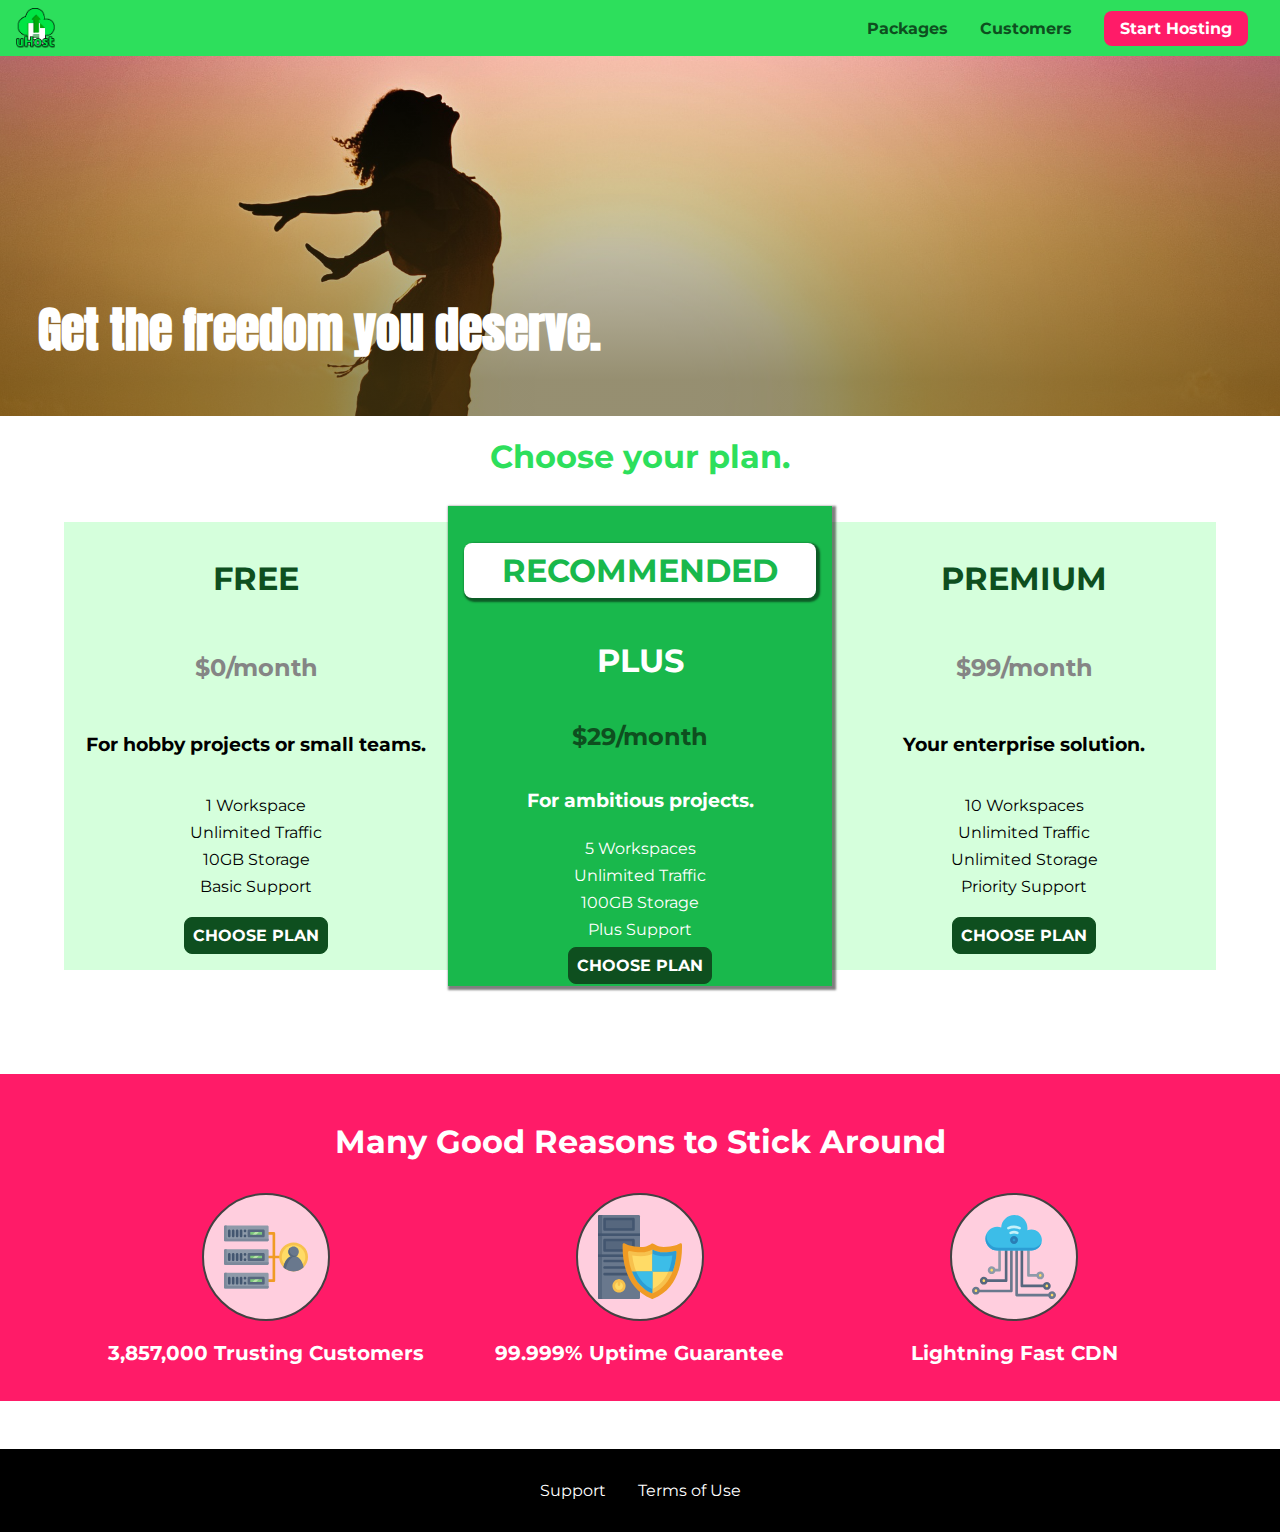
<file: index.html>
<!DOCTYPE html>
<html lang="en">
  <head>
    <meta charset="UTF-8" />
    <meta http-equiv="X-UA-Compatible" content="ie=edge" />
    <meta name="viewport" content="width=device-width, initial-scale=1.0" />
    <title>uHost</title>
    <link rel="shortcut icon" href="favicon.png" />
    <link rel="stylesheet" href="shared.css" />
    <link rel="stylesheet" href="main.css" />
  </head>

  <body>
    <div class="backdrop"></div>
    <div class="modal">
      <h1 class="modal__title">Do you want to continue?</h1>
      <div class="modal__actions">
        <a href="start-hosting/index.html" class="modal__action">Yes!</a>
        <button class="modal__action modal__action--negative" type="button">
          No!
        </button>
      </div>
    </div>
    <header class="main-header">
      <div>
        <button class="toggle-button">
          <span class="toggle-button__bar"></span>
          <span class="toggle-button__bar"></span>
          <span class="toggle-button__bar"></span>
        </button>
        <a href="index.html" class="main-header__brand">
          <img
            src="./images/uhost-icon.png"
            alt="uHost - Your favorite hosting company!"
          />
        </a>
      </div>
      <nav class="main-nav">
        <ul class="main-nav__items">
          <li class="main-nav__item">
            <a href="packages/index.html">Packages</a>
          </li>
          <li class="main-nav__item">
            <a href="customers/index.html">Customers</a>
          </li>
          <li class="main-nav__item main-nav__item--cta">
            <a href="start-hosting/index.html">Start Hosting</a>
          </li>
        </ul>
      </nav>
    </header>
    <nav class="mobile-nav">
      <ul class="mobile-nav__items">
        <li class="mobile-nav__item">
          <a href="packages/index.html">Packages</a>
        </li>
        <li class="mobile-nav__item">
          <a href="customers/index.html">Customers</a>
        </li>
        <li class="mobile-nav__item mobile-nav__item--cta">
          <a href="start-hosting/index.html">Start Hosting</a>
        </li>
      </ul>
    </nav>
    <main>
      <section id="product-overview">
        <h1 class="section-title">Get the freedom you deserve.</h1>
      </section>
      <section id="plans">
        <h1 class="section-title">Choose your plan.</h1>
        <div class="plan__list">
          <article class="plan">
            <h1 class="plan__title">FREE</h1>
            <h2 class="plan__price">$0/month</h2>
            <h3>For hobby projects or small teams.</h3>
            <ul class="plan__features">
              <li class="plan__feature">1 Workspace</li>
              <li class="plan__feature">Unlimited Traffic</li>
              <li class="plan__feature">10GB Storage</li>
              <li class="plan__feature">Basic Support</li>
            </ul>
            <div>
              <button class="button">CHOOSE PLAN</button>
            </div>
          </article>
          <article class="plan plan--highlighted">
            <h1 class="plan__annotation">RECOMMENDED</h1>
            <h1 class="plan__title">PLUS</h1>
            <h2 class="plan__price">$29/month</h2>
            <h3>For ambitious projects.</h3>
            <ul class="plan__features">
              <li class="plan__feature">5 Workspaces</li>
              <li class="plan__feature">Unlimited Traffic</li>
              <li class="plan__feature">100GB Storage</li>
              <li class="plan__feature">Plus Support</li>
            </ul>
            <div>
              <button class="button">CHOOSE PLAN</button>
            </div>
          </article>
          <article class="plan">
            <h1 class="plan__title">PREMIUM</h1>
            <h2 class="plan__price">$99/month</h2>
            <h3>Your enterprise solution.</h3>
            <ul class="plan__features">
              <li class="plan__feature">10 Workspaces</li>
              <li class="plan__feature">Unlimited Traffic</li>
              <li class="plan__feature">Unlimited Storage</li>
              <li class="plan__feature">Priority Support</li>
            </ul>
            <div>
              <button class="button">CHOOSE PLAN</button>
            </div>
          </article>
        </div>
      </section>
      <section id="key-features">
        <h1 class="section-title">Many Good Reasons to Stick Around</h1>
        <ul class="key-feature__list">
          <li class="key-feature">
            <div class="key-feature__image">
              <svg viewBox="0 0 512 512">
                <path
                  style="fill:#F09B24;"
                  d="M344,248h-32V112c0-4.418-3.582-8-8-8h-40c-4.418,0-8,3.582-8,8s3.582,8,8,8h32v128h-32  c-4.418,0-8,3.582-8,8s3.582,8,8,8h32v128h-32c-4.418,0-8,3.582-8,8s3.582,8,8,8h40c4.418,0,8-3.582,8-8V264h32c4.418,0,8-3.582,8-8  S348.418,248,344,248z"
                />
                <path
                  style="fill:#8E9AA9;"
                  d="M264,64H8c-4.418,0-8,3.582-8,8v80c0,4.418,3.582,8,8,8h256c4.418,0,8-3.582,8-8V72  C272,67.582,268.418,64,264,64z"
                />
                <path
                  style="fill:#7C899B;"
                  d="M24,144c-4.418,0-8-3.582-8-8V64H8c-4.418,0-8,3.582-8,8v80c0,4.418,3.582,8,8,8h256  c4.418,0,8-3.582,8-8v-8H24z"
                />
                <rect
                  x="152"
                  y="96"
                  style="fill:#B8E3A8;"
                  width="88"
                  height="32"
                />
                <g>
                  <polygon
                    style="fill:#7EC97D;"
                    points="152,96 152,128 166,128 198,96  "
                  />
                  <polygon
                    style="fill:#7EC97D;"
                    points="220,96 188,128 240,128 240,96  "
                  />
                </g>
                <path
                  style="fill:#56677E;"
                  d="M240,136h-88c-4.418,0-8-3.582-8-8V96c0-4.418,3.582-8,8-8h88c4.418,0,8,3.582,8,8v32  C248,132.418,244.418,136,240,136z M160,120h72v-16h-72V120z"
                />
                <g>
                  <path
                    style="fill:#435670;"
                    d="M32,136c-4.418,0-8-3.582-8-8V96c0-4.418,3.582-8,8-8s8,3.582,8,8v32C40,132.418,36.418,136,32,136z   "
                  />
                  <path
                    style="fill:#435670;"
                    d="M56,136c-4.418,0-8-3.582-8-8V96c0-4.418,3.582-8,8-8s8,3.582,8,8v32C64,132.418,60.418,136,56,136z   "
                  />
                  <path
                    style="fill:#435670;"
                    d="M80,136c-4.418,0-8-3.582-8-8V96c0-4.418,3.582-8,8-8s8,3.582,8,8v32C88,132.418,84.418,136,80,136z   "
                  />
                  <path
                    style="fill:#435670;"
                    d="M104,136c-4.418,0-8-3.582-8-8V96c0-4.418,3.582-8,8-8s8,3.582,8,8v32   C112,132.418,108.418,136,104,136z"
                  />
                  <path
                    style="fill:#435670;"
                    d="M128,105c-4.418,0-8-3.582-8-8v-1c0-4.418,3.582-8,8-8s8,3.582,8,8v1   C136,101.418,132.418,105,128,105z"
                  />
                  <path
                    style="fill:#435670;"
                    d="M128,136c-4.418,0-8-3.582-8-8v-1c0-4.418,3.582-8,8-8s8,3.582,8,8v1   C136,132.418,132.418,136,128,136z"
                  />
                </g>
                <path
                  style="fill:#8E9AA9;"
                  d="M264,208H8c-4.418,0-8,3.582-8,8v80c0,4.418,3.582,8,8,8h256c4.418,0,8-3.582,8-8v-80  C272,211.582,268.418,208,264,208z"
                />
                <path
                  style="fill:#7C899B;"
                  d="M24,288c-4.418,0-8-3.582-8-8v-72H8c-4.418,0-8,3.582-8,8v80c0,4.418,3.582,8,8,8h256  c4.418,0,8-3.582,8-8v-8H24z"
                />
                <rect
                  x="152"
                  y="240"
                  style="fill:#B8E3A8;"
                  width="88"
                  height="32"
                />
                <g>
                  <polygon
                    style="fill:#7EC97D;"
                    points="152,240 152,272 166,272 198,240  "
                  />
                  <polygon
                    style="fill:#7EC97D;"
                    points="220,240 188,272 240,272 240,240  "
                  />
                </g>
                <path
                  style="fill:#56677E;"
                  d="M240,280h-88c-4.418,0-8-3.582-8-8v-32c0-4.418,3.582-8,8-8h88c4.418,0,8,3.582,8,8v32  C248,276.418,244.418,280,240,280z M160,264h72v-16h-72V264z"
                />
                <g>
                  <path
                    style="fill:#435670;"
                    d="M32,280c-4.418,0-8-3.582-8-8v-32c0-4.418,3.582-8,8-8s8,3.582,8,8v32C40,276.418,36.418,280,32,280   z"
                  />
                  <path
                    style="fill:#435670;"
                    d="M56,280c-4.418,0-8-3.582-8-8v-32c0-4.418,3.582-8,8-8s8,3.582,8,8v32C64,276.418,60.418,280,56,280   z"
                  />
                  <path
                    style="fill:#435670;"
                    d="M80,280c-4.418,0-8-3.582-8-8v-32c0-4.418,3.582-8,8-8s8,3.582,8,8v32C88,276.418,84.418,280,80,280   z"
                  />
                  <path
                    style="fill:#435670;"
                    d="M104,280c-4.418,0-8-3.582-8-8v-32c0-4.418,3.582-8,8-8s8,3.582,8,8v32   C112,276.418,108.418,280,104,280z"
                  />
                  <path
                    style="fill:#435670;"
                    d="M128,249c-4.418,0-8-3.582-8-8v-1c0-4.418,3.582-8,8-8s8,3.582,8,8v1   C136,245.418,132.418,249,128,249z"
                  />
                  <path
                    style="fill:#435670;"
                    d="M128,280c-4.418,0-8-3.582-8-8v-1c0-4.418,3.582-8,8-8s8,3.582,8,8v1   C136,276.418,132.418,280,128,280z"
                  />
                </g>
                <path
                  style="fill:#8E9AA9;"
                  d="M264,352H8c-4.418,0-8,3.582-8,8v80c0,4.418,3.582,8,8,8h256c4.418,0,8-3.582,8-8v-80  C272,355.582,268.418,352,264,352z"
                />
                <path
                  style="fill:#7C899B;"
                  d="M24,432c-4.418,0-8-3.582-8-8v-72H8c-4.418,0-8,3.582-8,8v80c0,4.418,3.582,8,8,8h256  c4.418,0,8-3.582,8-8v-8H24z"
                />
                <rect
                  x="152"
                  y="384"
                  style="fill:#B8E3A8;"
                  width="88"
                  height="32"
                />
                <g>
                  <polygon
                    style="fill:#7EC97D;"
                    points="152,384 152,416 166,416 198,384  "
                  />
                  <polygon
                    style="fill:#7EC97D;"
                    points="220,384 188,416 240,416 240,384  "
                  />
                </g>
                <path
                  style="fill:#56677E;"
                  d="M240,424h-88c-4.418,0-8-3.582-8-8v-32c0-4.418,3.582-8,8-8h88c4.418,0,8,3.582,8,8v32  C248,420.418,244.418,424,240,424z M160,408h72v-16h-72V408z"
                />
                <g>
                  <path
                    style="fill:#435670;"
                    d="M32,424c-4.418,0-8-3.582-8-8v-32c0-4.418,3.582-8,8-8s8,3.582,8,8v32C40,420.418,36.418,424,32,424   z"
                  />
                  <path
                    style="fill:#435670;"
                    d="M56,424c-4.418,0-8-3.582-8-8v-32c0-4.418,3.582-8,8-8s8,3.582,8,8v32C64,420.418,60.418,424,56,424   z"
                  />
                  <path
                    style="fill:#435670;"
                    d="M80,424c-4.418,0-8-3.582-8-8v-32c0-4.418,3.582-8,8-8s8,3.582,8,8v32C88,420.418,84.418,424,80,424   z"
                  />
                  <path
                    style="fill:#435670;"
                    d="M104,424c-4.418,0-8-3.582-8-8v-32c0-4.418,3.582-8,8-8s8,3.582,8,8v32   C112,420.418,108.418,424,104,424z"
                  />
                  <path
                    style="fill:#435670;"
                    d="M128,393c-4.418,0-8-3.582-8-8v-1c0-4.418,3.582-8,8-8s8,3.582,8,8v1   C136,389.418,132.418,393,128,393z"
                  />
                  <path
                    style="fill:#435670;"
                    d="M128,424c-4.418,0-8-3.582-8-8v-1c0-4.418,3.582-8,8-8s8,3.582,8,8v1   C136,420.418,132.418,424,128,424z"
                  />
                </g>
                <path
                  style="fill:#F7C14D;"
                  d="M424,168c-48.523,0-88,39.477-88,88s39.477,88,88,88s88-39.477,88-88S472.523,168,424,168z"
                />
                <path
                  style="fill:#FFDB66;"
                  d="M424,184c-39.701,0-72,32.299-72,72s32.299,72,72,72s72-32.299,72-72S463.701,184,424,184z"
                />
                <path
                  style="fill:#69788D;"
                  d="M484.893,314.16C476.393,274.588,451.922,248,424,248s-52.393,26.588-60.893,66.16  c-0.605,2.82,0.354,5.749,2.511,7.664C381.731,336.124,402.465,344,424,344s42.269-7.876,58.381-22.176  C484.539,319.909,485.498,316.98,484.893,314.16z"
                />
                <path
                  style="fill:#56677E;"
                  d="M434.053,249.171C430.768,248.403,427.411,248,424,248c-27.922,0-52.393,26.588-60.893,66.16  c-0.605,2.82,0.354,5.749,2.511,7.664c3.383,3.002,6.979,5.703,10.734,8.125C384.904,286.243,407.373,255.378,434.053,249.171z"
                />
                <path
                  style="fill:#69788D;"
                  d="M424,192c-17.645,0-32,14.355-32,32s14.355,32,32,32s32-14.355,32-32S441.645,192,424,192z"
                />
                <path
                  style="fill:#56677E;"
                  d="M432,248c-17.645,0-32-14.355-32-32c0-6.783,2.128-13.076,5.742-18.258  C397.444,203.53,392,213.138,392,224c0,17.645,14.355,32,32,32c10.862,0,20.471-5.444,26.258-13.742  C445.076,245.872,438.783,248,432,248z"
                />
              </svg>
            </div>
            <p class="key-feature__description">3,857,000 Trusting Customers</p>
          </li>
          <li class="key-feature">
            <div class="key-feature__image">
              <svg viewBox="0 0 512 512">
                <path
                  style="fill:#69788D;"
                  d="M248,0H8C3.582,0,0,3.582,0,8v496c0,4.418,3.582,8,8,8h240c4.418,0,8-3.582,8-8V8  C256,3.582,252.418,0,248,0z"
                />
                <path
                  style="fill:#56677E;"
                  d="M24,504V8c0-4.418,3.582-8,8-8H8C3.582,0,0,3.582,0,8v496c0,4.418,3.582,8,8,8h24  C27.582,512,24,508.418,24,504z"
                />
                <g>
                  <rect
                    x="0"
                    y="112"
                    style="fill:#435670;"
                    width="256"
                    height="16"
                  />
                  <rect
                    x="0"
                    y="240"
                    style="fill:#435670;"
                    width="256"
                    height="16"
                  />
                </g>
                <path
                  style="fill:#F7C14D;"
                  d="M128,392c-22.056,0-40,17.944-40,40s17.944,40,40,40s40-17.944,40-40S150.056,392,128,392z"
                />
                <path
                  style="fill:#FFDB66;"
                  d="M128,408c-13.233,0-24,10.767-24,24s10.767,24,24,24s24-10.767,24-24S141.233,408,128,408z"
                />
                <path
                  style="fill:#F7C14D;"
                  d="M128,392c-2.739,0-5.414,0.278-8,0.805V424c0,4.418,3.582,8,8,8c4.418,0,8-3.582,8-8v-31.195  C133.414,392.278,130.739,392,128,392z"
                />
                <g>
                  <path
                    style="fill:#435670;"
                    d="M216,288H40c-4.418,0-8-3.582-8-8s3.582-8,8-8h176c4.418,0,8,3.582,8,8S220.418,288,216,288z"
                  />
                  <path
                    style="fill:#435670;"
                    d="M216,328H40c-4.418,0-8-3.582-8-8s3.582-8,8-8h176c4.418,0,8,3.582,8,8S220.418,328,216,328z"
                  />
                  <path
                    style="fill:#435670;"
                    d="M216,368H40c-4.418,0-8-3.582-8-8s3.582-8,8-8h176c4.418,0,8,3.582,8,8S220.418,368,216,368z"
                  />
                  <path
                    style="fill:#435670;"
                    d="M216,16H40c-4.418,0-8,3.582-8,8v64c0,4.418,3.582,8,8,8h176c4.418,0,8-3.582,8-8V24   C224,19.582,220.418,16,216,16z"
                  />
                </g>
                <rect
                  x="48"
                  y="32"
                  style="fill:#56677E;"
                  width="160"
                  height="48"
                />
                <path
                  style="fill:#435670;"
                  d="M216,144H40c-4.418,0-8,3.582-8,8v64c0,4.418,3.582,8,8,8h176c4.418,0,8-3.582,8-8v-64  C224,147.582,220.418,144,216,144z"
                />
                <rect
                  x="48"
                  y="160"
                  style="fill:#56677E;"
                  width="160"
                  height="48"
                />
                <path
                  style="fill:#F09B24;"
                  d="M511.747,180.237c-0.194-6.537-8.107-10.107-13.135-5.894c-5.6,4.693-42.904,21.282-98.514,21.282  c-33.45,0-64.625-20.999-64.929-21.206c-2.9-1.991-6.764-1.85-9.512,0.346c-2.677,2.135-27.201,20.86-63.793,20.86  c-55.607,0-92.914-16.589-98.515-21.282c-5.028-4.211-12.941-0.645-13.135,5.894c-1.634,54.834,4.655,105.941,18.693,151.903  c12.096,39.604,29.759,74.047,52.497,102.373c27.538,34.304,62.743,59.882,104.66,76.045c3.069,1.918,6.757,1.921,9.83,0  c41.917-16.163,77.122-41.741,104.66-76.045c22.738-28.326,40.401-62.77,52.497-102.373  C507.092,286.179,513.381,235.071,511.747,180.237z"
                />
                <path
                  style="fill:#F7C14D;"
                  d="M476.21,221.226c-1.953-1.631-4.568-2.235-7.036-1.628c-21.686,5.327-44.926,8.028-69.075,8.028  c-25.926,0-49.633-8.975-64.955-16.504c-2.307-1.134-5.016-1.091-7.284,0.116c-14.059,7.477-36.919,16.388-65.994,16.388  c-24.153,0-47.394-2.701-69.075-8.028c-5.155-1.268-10.221,2.966-9.894,8.261c2.077,33.693,7.668,65.635,16.616,94.935  c22.774,74.565,66.139,126.334,128.888,153.868c2.032,0.891,4.397,0.891,6.43,0c61.777-27.107,104.716-78.876,127.62-153.868  c8.948-29.3,14.539-61.241,16.616-94.935C479.224,225.319,478.163,222.856,476.21,221.226z"
                />
                <path
                  style="fill:#FFDB66;"
                  d="M331.609,451.727c-52.604-25.289-89.304-70.987-109.144-135.944  c-6.532-21.39-11.162-44.336-13.82-68.447c17.133,2.852,34.952,4.291,53.22,4.291c29.394,0,53.376-7.793,69.978-15.561  c17.44,7.736,41.656,15.561,68.256,15.561c18.267,0,36.085-1.439,53.219-4.291c-2.659,24.112-7.288,47.06-13.82,68.448  C419.545,381.108,383.27,426.805,331.609,451.727z"
                />
                <g>
                  <path
                    style="fill:#2C9DD4;"
                    d="M479.066,227.858c0.157-2.539-0.903-5.002-2.856-6.633s-4.568-2.235-7.036-1.628   c-21.686,5.327-44.926,8.028-69.075,8.028c-25.926,0-49.633-8.975-64.955-16.504c-1.057-0.52-2.2-0.78-3.345-0.806l-0.072,133.351   h123.601c2.556-6.746,4.933-13.702,7.123-20.874C471.398,293.493,476.989,261.552,479.066,227.858z"
                  />
                  <path
                    style="fill:#2C9DD4;"
                    d="M206.658,343.667c24.153,63.42,65.028,108.108,121.743,132.995c1.031,0.452,2.147,0.673,3.263,0.666   l0.063-133.661H206.658z"
                  />
                </g>
                <g>
                  <path
                    style="fill:#3CBDE8;"
                    d="M439.497,315.783c6.532-21.389,11.161-44.336,13.82-68.448c-17.134,2.852-34.952,4.291-53.219,4.291   c-26.6,0-50.815-7.824-68.256-15.561l-0.116,107.601h97.758C433.179,334.807,436.524,325.518,439.497,315.783z"
                  />
                  <path
                    style="fill:#3CBDE8;"
                    d="M232.523,343.667c21.144,50.298,54.363,86.56,99.087,108.06l0.117-108.06H232.523z"
                  />
                </g>
              </svg>
            </div>
            <p class="key-feature__description">99.999% Uptime Guarantee</p>
          </li>
          <li class="key-feature">
            <div class="key-feature__image">
              <svg viewBox="0 0 512 512">
                <path
                  style="fill:#8E9AA9;"
                  d="M168,200c-4.418,0-8,3.582-8,8v120h-17.376c-3.302-9.311-12.194-16-22.624-16  c-13.234,0-24,10.767-24,24s10.766,24,24,24c10.429,0,19.321-6.689,22.624-16H168c4.418,0,8-3.582,8-8V208  C176,203.582,172.418,200,168,200z"
                />
                <path
                  style="fill:#FFDB66;"
                  d="M120,328c-4.411,0-8,3.589-8,8s3.589,8,8,8s8-3.589,8-8S124.411,328,120,328z"
                />
                <path
                  style="fill:#56677E;"
                  d="M208,200c-4.418,0-8,3.582-8,8v184H94.624C91.322,382.689,82.43,376,72,376  c-13.234,0-24,10.767-24,24s10.766,24,24,24c10.429,0,19.321-6.689,22.624-16H208c4.418,0,8-3.582,8-8V208  C216,203.582,212.418,200,208,200z"
                />
                <path
                  style="fill:#FFDB66;"
                  d="M72,392c-4.411,0-8,3.589-8,8s3.589,8,8,8s8-3.589,8-8S76.411,392,72,392z"
                />
                <path
                  style="fill:#69788D;"
                  d="M240,208c-4.418,0-8,3.582-8,8v239H47.24c-2.671-10.34-12.078-18-23.24-18c-13.234,0-24,10.767-24,24  s10.766,24,24,24c9.666,0,18.009-5.747,21.809-14H240c4.418,0,8-3.582,8-8V216C248,211.582,244.418,208,240,208z"
                />
                <path
                  style="fill:#FFDB66;"
                  d="M24,453c-4.411,0-8,3.589-8,8s3.589,8,8,8s8-3.589,8-8S28.411,453,24,453z"
                />
                <path
                  style="fill:#69788D;"
                  d="M488,464c-10.429,0-19.321,6.689-22.624,16H280V208c0-4.418-3.582-8-8-8s-8,3.582-8,8v280  c0,4.418,3.582,8,8,8h193.376c3.302,9.311,12.194,16,22.624,16c13.234,0,24-10.767,24-24S501.234,464,488,464z"
                />
                <path
                  style="fill:#FFDB66;"
                  d="M488,480c-4.411,0-8,3.589-8,8s3.589,8,8,8s8-3.589,8-8S492.411,480,488,480z"
                />
                <path
                  style="fill:#56677E;"
                  d="M456,408c-10.429,0-19.321,6.689-22.624,16H312V208c0-4.418-3.582-8-8-8s-8,3.582-8,8v224  c0,4.418,3.582,8,8,8h129.376c3.302,9.311,12.194,16,22.624,16c13.234,0,24-10.767,24-24S469.234,408,456,408z"
                />
                <path
                  style="fill:#FFDB66;"
                  d="M456,424c-4.411,0-8,3.589-8,8s3.589,8,8,8s8-3.589,8-8S460.411,424,456,424z"
                />
                <path
                  style="fill:#8E9AA9;"
                  d="M416,344c-10.429,0-19.321,6.689-22.624,16H352V208c0-4.418-3.582-8-8-8s-8,3.582-8,8v160  c0,4.418,3.582,8,8,8h49.376c3.302,9.311,12.194,16,22.624,16c13.234,0,24-10.767,24-24S429.234,344,416,344z"
                />
                <path
                  style="fill:#FFDB66;"
                  d="M416,360c-4.411,0-8,3.589-8,8s3.589,8,8,8s8-3.589,8-8S420.411,360,416,360z"
                />
                <path
                  style="fill:#3CBDE8;"
                  d="M362,88c-8.741,0-17.231,1.751-25.06,5.085C337.646,88.797,338,84.43,338,80  c0-44.112-35.888-80-80-80c-42.823,0-77.895,33.816-79.909,76.149C170.393,73.415,162.244,72,154,72c-39.701,0-72,32.299-72,72  s32.299,72,72,72h208c35.29,0,64-28.71,64-64S397.29,88,362,88z"
                />
                <path
                  style="fill:#2C9DD4;"
                  d="M368,200H160c-39.701,0-72-32.299-72-72c0-5.863,0.721-11.559,2.05-17.019  C84.918,120.88,82,132.102,82,144c0,39.701,32.299,72,72,72h208c30.389,0,55.88-21.296,62.379-49.743  C413.565,186.327,392.352,200,368,200z"
                />
                <path
                  style="fill:#2A7DB5;"
                  d="M256,128c-13.234,0-24,10.767-24,24s10.766,24,24,24c13.233,0,24-10.767,24-24S269.233,128,256,128z"
                />
                <path
                  style="fill:#2C9DD4;"
                  d="M256,144c-4.411,0-8,3.589-8,8s3.589,8,8,8c4.411,0,8-3.589,8-8S260.411,144,256,144z"
                />
                <g>
                  <path
                    style="fill:#C5F1FA;"
                    d="M221.755,87.695c-2.994,0-5.864-1.688-7.233-4.572c-1.894-3.991-0.194-8.763,3.798-10.657   C230.157,66.849,242.834,64,256,64c13.166,0,25.844,2.849,37.68,8.466c3.992,1.895,5.692,6.666,3.798,10.657   s-6.666,5.692-10.657,3.798C277.144,82.328,266.774,80,256,80c-10.774,0-21.144,2.328-30.821,6.921   C224.072,87.446,222.904,87.695,221.755,87.695z"
                  />
                  <path
                    style="fill:#C5F1FA;"
                    d="M276.545,116.618c-1.148,0-2.316-0.249-3.424-0.774C267.745,113.293,261.985,112,256,112   c-5.985,0-11.745,1.293-17.121,3.844c-3.991,1.895-8.763,0.192-10.657-3.798c-1.894-3.992-0.193-8.764,3.798-10.657   C239.557,97.813,247.625,96,256,96c8.376,0,16.444,1.813,23.98,5.389c3.991,1.894,5.692,6.665,3.798,10.657   C282.41,114.93,279.539,116.618,276.545,116.618z"
                  />
                </g>
              </svg>
            </div>
            <p class="key-feature__description">Lightning Fast CDN</p>
          </li>
        </ul>
      </section>
    </main>
    <footer class="main-footer">
      <nav>
        <ul class="main-footer__links">
          <li class="main-footer__link">
            <a href="#">Support</a>
          </li>
          <li class="main-footer__link">
            <a href="#">Terms of Use</a>
          </li>
        </ul>
      </nav>
    </footer>
    <script src="shared.js"></script>
  </body>
</html>
</file>
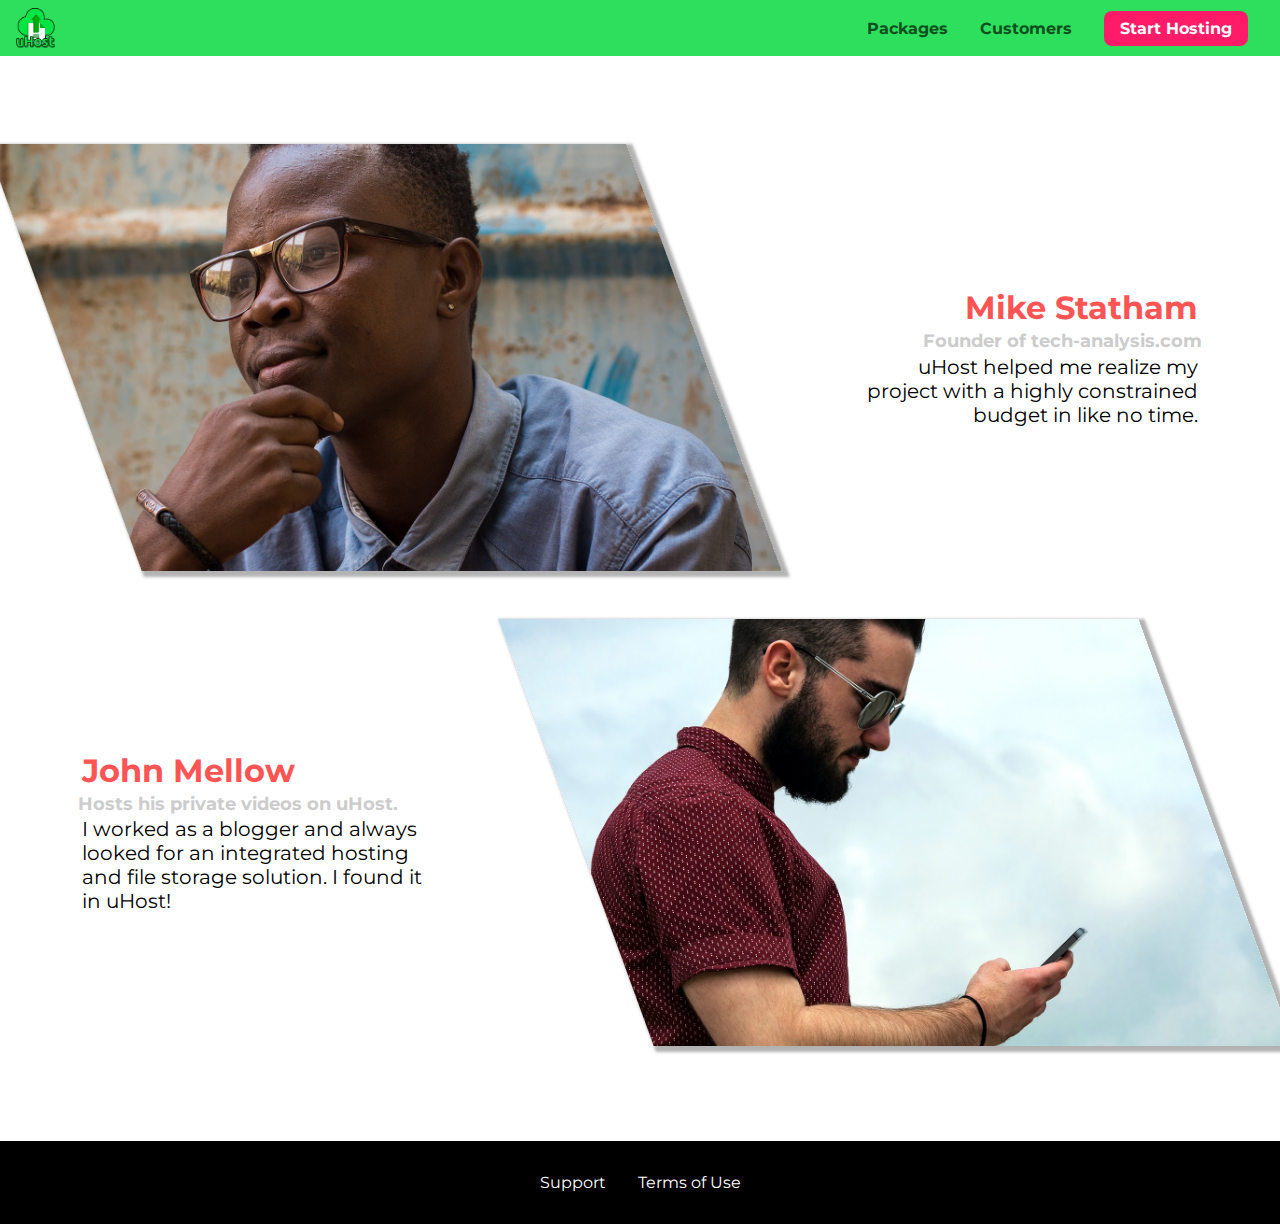
<file: customers/index.html>
<!DOCTYPE html>
<html lang="en">
  <head>
    <meta charset="UTF-8" />
    <meta name="viewport" content="width=device-width, initial-scale=1.0" />
    <meta http-equiv="X-UA-Compatible" content="ie=edge" />
    <title>uHost Customers</title>
    <link rel="shortcut icon" href="../favicon.png" />
    <link rel="stylesheet" href="../shared.css" />
    <link rel="stylesheet" href="customers.css" />
  </head>

  <body>
    <div class="backdrop"></div>
    <header class="main-header">
      <div>
        <button class="toggle-button">
          <span class="toggle-button__bar"></span>
          <span class="toggle-button__bar"></span>
          <span class="toggle-button__bar"></span>
        </button>
        <a href="../index.html" class="main-header__brand">
          <img
            src="../images/uhost-icon.png"
            alt="uHost - Your favorite hosting company!"
          />
        </a>
      </div>
      <nav class="main-nav">
        <ul class="main-nav__items">
          <li class="main-nav__item">
            <a href="../packages/index.html">Packages</a>
          </li>
          <li class="main-nav__item">
            <a href="index.html">Customers</a>
          </li>
          <li class="main-nav__item main-nav__item--cta">
            <a href="../start-hosting/index.html">Start Hosting</a>
          </li>
        </ul>
      </nav>
    </header>
    <nav class="main-nav">
      <ul class="main-nav__items">
        <li class="main-nav__item">
          <a href="packages/index.html">Packages</a>
        </li>
        <li class="main-nav__item">
          <a href="customers/index.html">Customers</a>
        </li>
        <li class="main-nav__item main-nav__item--cta">
          <a href="start-hosting/index.html">Start Hosting</a>
        </li>
      </ul>
    </nav>
    </header>
    <nav class="mobile-nav">
      <ul class="mobile-nav__items">
        <li class="mobile-nav__item">
          <a href="../packages/index.html">Packages</a>
        </li>
        <li class="mobile-nav__item">
          <a href="index.html">Customers</a>
        </li>
        <li class="mobile-nav__item mobile-nav__item--cta">
          <a href="../start-hosting/index.html">Start Hosting</a>
        </li>
      </ul>
    </nav>
    <main>
      <div>
        <div class="testimonial" id="customer-1">
          <div class="testimonial__image-container">
            <img
              src="../images/customer-1.jpg"
              alt="Mike Statham - Customer"
              class="testimonial__image"
            />
          </div>
          <div class="testimonial__info">
            <h1 class="testimonial__name">Mike Statham</h1>
            <h2 class="testimonial__subtitle">
              Founder of
              <a href="tech-analysis.com">tech-analysis.com</a>
            </h2>
            <p class="testimonial__text">
              uHost helped me realize my project with a highly constrained
              budget in like no time.
            </p>
          </div>
        </div>
        <div class="testimonial" id="customer-2">
          <div class="testimonial__info">
            <h1 class="testimonial__name">John Mellow</h1>
            <h2 class="testimonial__subtitle">
              Hosts his private videos on uHost.
            </h2>
            <p class="testimonial__text">
              I worked as a blogger and always looked for an integrated hosting
              and file storage solution. I found it in uHost!
            </p>
          </div>
          <div class="testimonial__image-container">
            <img
              src="../images/customer-2.jpg"
              alt="John Mellow - Customer"
              class="testimonial__image"
            />
          </div>
        </div>
      </div>
    </main>
    <footer class="main-footer">
      <nav>
        <ul class="main-footer__links">
          <li class="main-footer__link">
            <a href="#">Support</a>
          </li>
          <li class="main-footer__link">
            <a href="#">Terms of Use</a>
          </li>
        </ul>
      </nav>
    </footer>
    <script src="../shared.js"></script>
  </body>
</html>
</file>
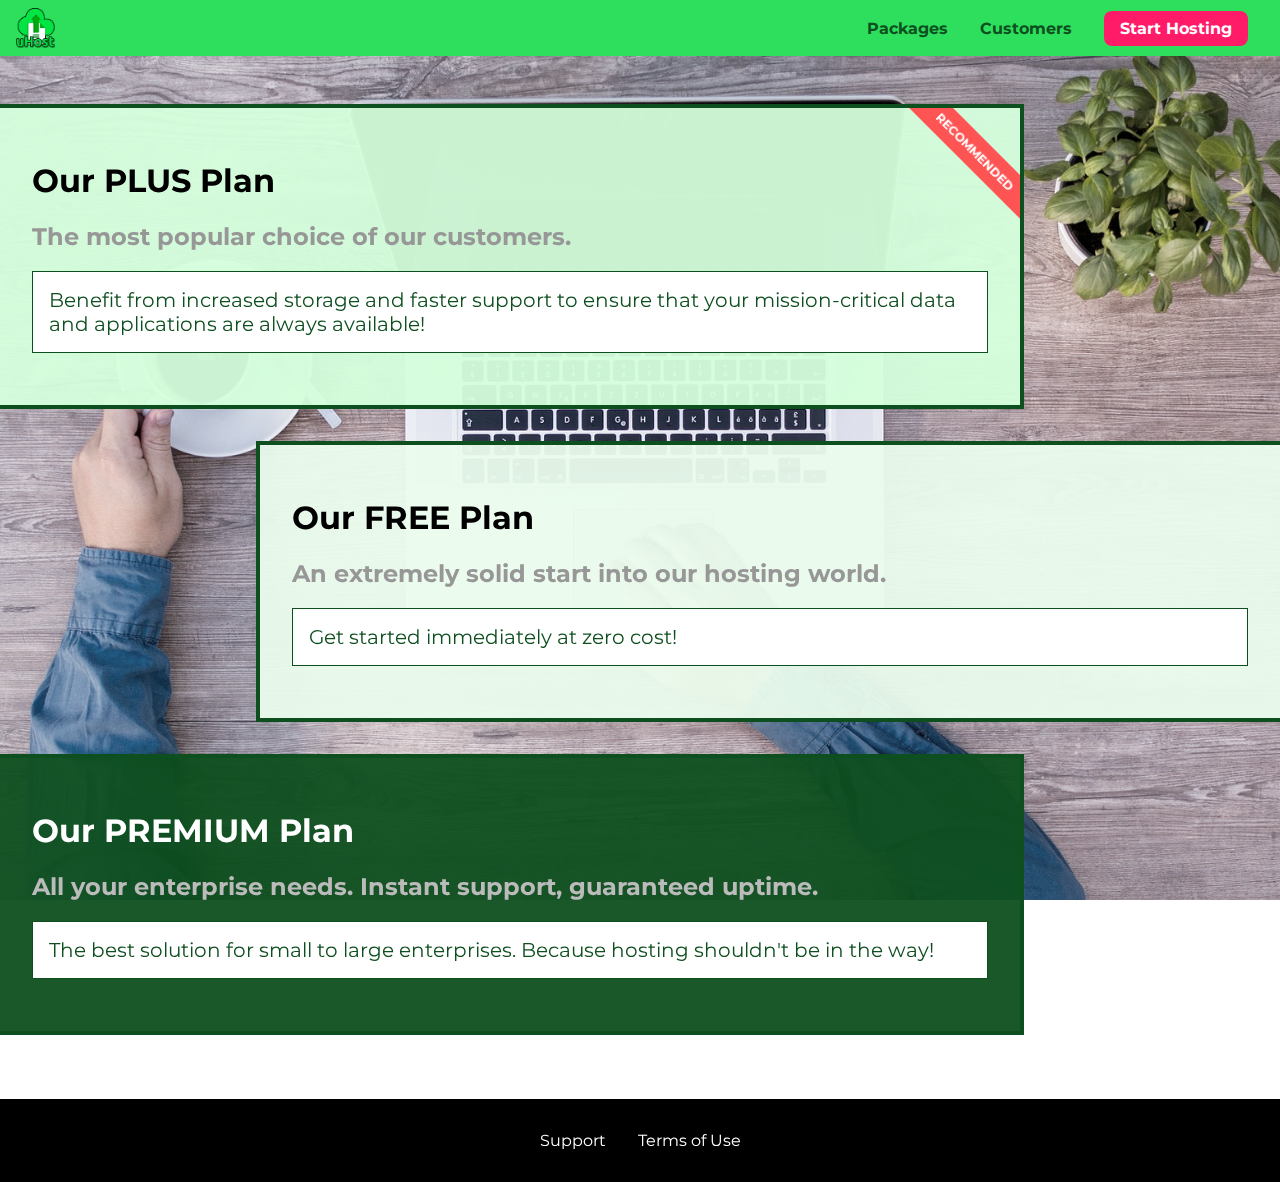
<file: packages/index.html>
<!DOCTYPE html>
<html lang="en">
  <head>
    <meta charset="UTF-8" />
    <meta http-equiv="X-UA-Compatible" content="ie=edge" />
    <meta name="viewport" content="width=device-width, initial-scale=1.0" />
    <title>uHost</title>
    <link rel="shortcut icon" href="../favicon.png" />
    <link rel="stylesheet" href="../shared.css" />
    <link rel="stylesheet" href="packages.css" />
  </head>

  <body>
    <div class="backdrop"></div>
    <div class="background"></div>
    <header class="main-header">
      <div>
        <button class="toggle-button">
          <span class="toggle-button__bar"></span>
          <span class="toggle-button__bar"></span>
          <span class="toggle-button__bar"></span>
        </button>
        <a href="../index.html" class="main-header__brand">
          <img
            src="../images/uhost-icon.png"
            alt="uHost - Your favorite hosting company!"
          />
        </a>
      </div>
      <nav class="main-nav">
        <ul class="main-nav__items">
          <li class="main-nav__item">
            <a href="index.html">Packages</a>
          </li>
          <li class="main-nav__item">
            <a href="../customers/index.html">Customers</a>
          </li>
          <li class="main-nav__item main-nav__item--cta">
            <a href="../start-hosting/index.html">Start Hosting</a>
          </li>
        </ul>
      </nav>
    </header>
    <nav class="main-nav">
      <ul class="main-nav__items">
        <li class="main-nav__item">
          <a href="packages/index.html">Packages</a>
        </li>
        <li class="main-nav__item">
          <a href="../customers/index.html">Customers</a>
        </li>
        <li class="main-nav__item main-nav__item--cta">
          <a href="start-hosting/index.html">Start Hosting</a>
        </li>
      </ul>
    </nav>
    </header>
    <nav class="mobile-nav">
      <ul class="mobile-nav__items">
        <li class="mobile-nav__item">
          <a href="index.html">Packages</a>
        </li>
        <li class="mobile-nav__item">
          <a href="../customers/index.html">Customers</a>
        </li>
        <li class="mobile-nav__item mobile-nav__item--cta">
          <a href="../start-hosting/index.html">Start Hosting</a>
        </li>
      </ul>
    </nav>
    <main>
      <section class="package" id="plus">
        <a href="#">
          <h1 class="package__title">Our PLUS Plan</h1>
          <h2 class="package__badge">RECOMMENDED</h2>
          <h2 class="package__subtitle">
            The most popular choice of our customers.
          </h2>
          <p class="package__info">
            Benefit from increased storage and faster support to ensure that
            your mission-critical data and applications are always available!
          </p>
        </a>
      </section>
      <section class="package" id="free">
        <a href="#">
          <h1 class="package__title">Our FREE Plan</h1>
          <h2 class="package__subtitle">
            An extremely solid start into our hosting world.
          </h2>
          <p class="package__info">Get started immediately at zero cost!</p>
        </a>
      </section>
      <div class="clearfix"></div>
      <section class="package" id="premium">
        <a href="#">
          <h1 class="package__title">Our PREMIUM Plan</h1>
          <h2 class="package__subtitle">
            All your enterprise needs. Instant support, guaranteed uptime.
          </h2>
          <p class="package__info">
            The best solution for small to large enterprises. Because hosting
            shouldn't be in the way!
          </p>
        </a>
      </section>
    </main>
    <footer class="main-footer">
      <nav>
        <ul class="main-footer__links">
          <li class="main-footer__link">
            <a href="#">Support</a>
          </li>
          <li class="main-footer__link">
            <a href="#">Terms of Use</a>
          </li>
        </ul>
      </nav>
    </footer>
    <script src="../shared.js"></script>
  </body>
</html>
</file>
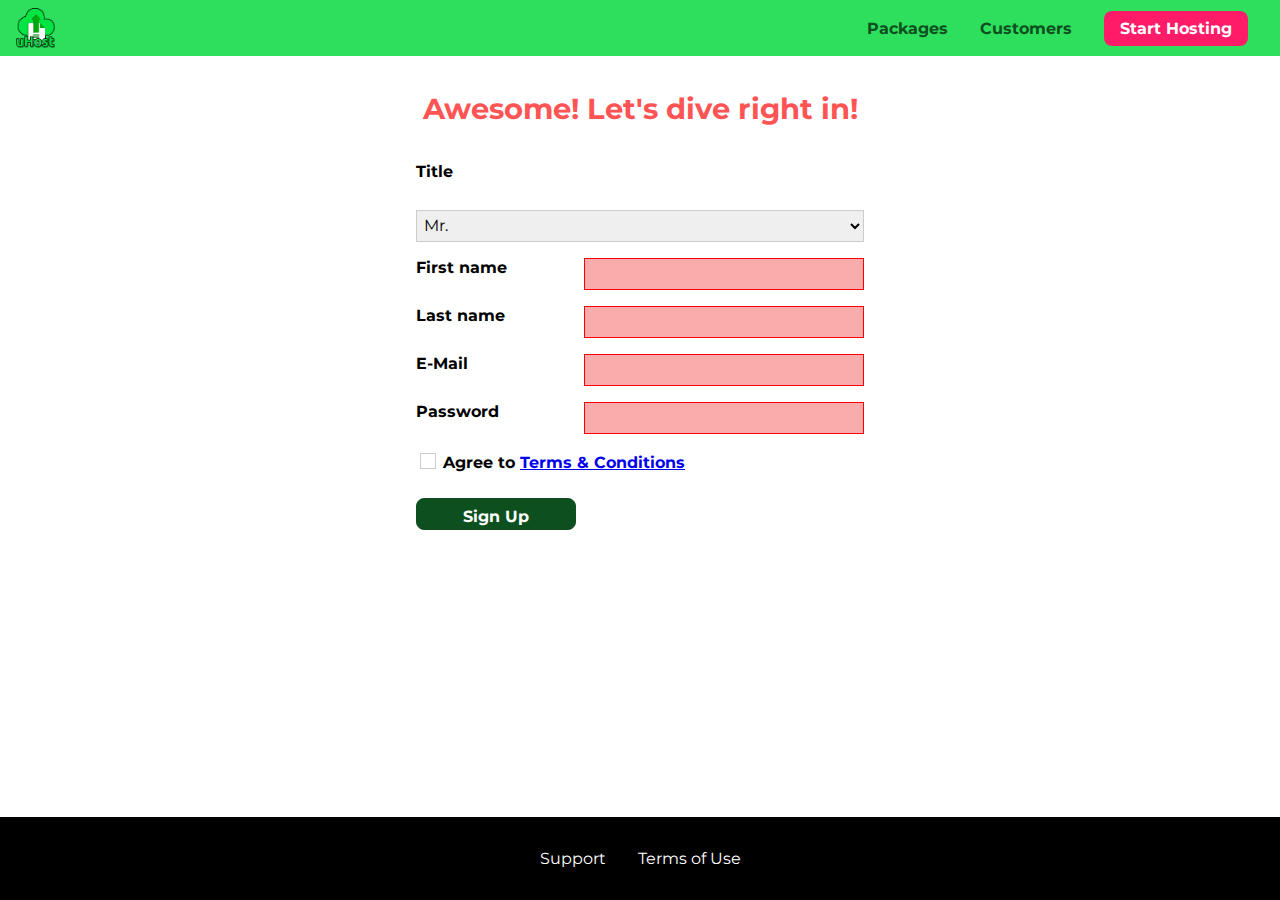
<file: start-hosting/index.html>
<!DOCTYPE html>
<html lang="en">
  <head>
    <meta charset="UTF-8" />
    <meta name="viewport" content="width=device-width, initial-scale=1.0" />
    <meta http-equiv="X-UA-Compatible" content="ie=edge" />
    <title>uHost Signup</title>
    <link rel="shortcut icon" href="../favicon.png" />
    <link rel="stylesheet" href="../shared.css" />
    <link rel="stylesheet" href="start-hosting.css" />
  </head>

  <body>
    <div class="backdrop"></div>
    <header class="main-header">
      <div>
        <button class="toggle-button">
          <span class="toggle-button__bar"></span>
          <span class="toggle-button__bar"></span>
          <span class="toggle-button__bar"></span>
        </button>
        <a href="../index.html" class="main-header__brand">
          <img
            src="../images/uhost-icon.png"
            alt="uHost - Your favorite hosting company"
          />
        </a>
      </div>
      <nav class="main-nav">
        <ul class="main-nav__items">
          <li class="main-nav__item">
            <a href="../packages/index.html">Packages</a>
          </li>
          <li class="main-nav__item">
            <a href="../customers/index.html">Customers</a>
          </li>
          <li class="main-nav__item main-nav__item--cta">
            <a href="index.html">Start Hosting</a>
          </li>
        </ul>
      </nav>
    </header>
    <nav class="mobile-nav">
      <ul class="mobile-nav__items">
        <li class="mobile-nav__item">
          <a href="../packages/index.html">Packages</a>
        </li>
        <li class="mobile-nav__item">
          <a href="../customers/index.html">Customers</a>
        </li>
        <li class="mobile-nav__item mobile-nav__item--cta">
          <a href="index.html">Start Hosting</a>
        </li>
      </ul>
    </nav>
    <main class="signup-page">
      <h1 class="signup-title">Awesome! Let's dive right in!</h1>
      <form action="index.html" class="signup-form">
        <label for="title">Title</label>
        <select id="title">
          <option value="mr">Mr.</option>
          <option value="ms">Ms.</option>
        </select>
        <label for="first-name">First name</label>
        <input type="text" id="first-name" required />
        <label for="last-name">Last name</label>
        <input type="text" id="last-name" required />
        <label for="email">E-Mail</label>
        <input type="email" id="email" required />
        <label for="password">Password</label>
        <input type="password" id="password" required />
        <div class="signup-form__checkbox">
          <input type="checkbox" id="agree-terms" />
          <label for="agree-terms">
            Agree to
            <a href="#">Terms &amp; Conditions</a>
          </label>
        </div>
        <button type="submit" class="button">Sign Up</button>
      </form>
    </main>
    <footer class="main-footer">
      <nav>
        <ul class="main-footer__links">
          <li class="main-footer__link">
            <a href="#">Support</a>
          </li>
          <li class="main-footer__link">
            <a href="#">Terms of Use</a>
          </li>
        </ul>
      </nav>
    </footer>
    <script src="../shared.js"></script>
  </body>
</html>
</file>
<file: shared.css>
/* prefixed by https://autoprefixer.github.io (PostCSS: v7.0.26, autoprefixer: v9.7.3) */

@import url("https://fonts.googleapis.com/css?family=Roboto:100,400,900&display=swap");
@import url("https://fonts.googleapis.com/css?family=Anton&display=swap");
@import url("https://fonts.googleapis.com/css?family=Montserrat:400,700&display=swap");

:root {
  --dark-green: #0e4f1f;
  --highlight-color: #ff1b68;
}

* {
  -webkit-box-sizing: border-box;
  box-sizing: border-box;
}

html {
  height: 100%;
}

body {
  font-family: "Montserrat", sans-serif;
  margin: 0;
  padding-top: 5.5rem;
}

@supports ((display: -ms-grid) or (display: grid)) {
  body {
    padding-top: 0;
    display: -ms-grid;
    display: grid;
    -ms-grid-rows: 3.5rem auto fit-content(8rem);
    grid-template-rows: 3.5rem auto fit-content(8rem);
    grid-template-areas:
      "header"
      "main"
      "footer";
    height: 100%;
  }
}

main {
  -ms-grid-row: 2;
  -ms-grid-column: 1;
  grid-area: main;
}

.backdrop {
  position: fixed;
  display: none;
  opacity: 0;
  -webkit-transition: opacity 0.2s linear;
  -o-transition: opacity 0.2s linear;
  transition: opacity 0.2s linear;
  top: 0;
  left: 0;
  z-index: 100;
  width: 100vw;
  height: 100vh;
  background: rgba(0, 0, 0, 0.5);
}

.main-header {
  background-color: #2ddf5c;
  padding: 0.5rem 1rem;
  width: 100%;
  position: fixed;
  top: 0;
  left: 0;
  z-index: 1000;
  display: -webkit-box;
  display: -ms-flexbox;
  display: flex;
  -webkit-box-align: center;
  -ms-flex-align: center;
  align-items: center;
  -webkit-box-pack: justify;
  -ms-flex-pack: justify;
  justify-content: space-between;
}

.main-header__brand {
  color: var(--dark-green);
  text-decoration: none;
  font-weight: bold;
  vertical-align: middle;
}

.main-header__brand img {
  height: 2.5rem;
  vertical-align: middle;
}

.toggle-button {
  width: 3rem;
  background: transparent;
  border: none;
  cursor: pointer;
  padding-top: 0;
  padding-bottom: 0;
  vertical-align: middle;
}

.toggle-button:focus {
  outline: none;
}

.toggle-button__bar {
  width: 100%;
  height: 0.2rem;
  background: black;
  display: block;
  margin: 0.6rem 0;
}

@media (min-width: 40rem) {
  .toggle-button {
    display: none;
  }
}

.main-nav {
  display: none;
}

.main-nav__items {
  margin: 0;
  padding: 0;
  list-style: none;
  display: -webkit-box;
  display: -ms-flexbox;
  display: flex;
}

.main-nav__item {
  margin: 0 1rem;
}

.main-nav__item a,
.mobile-nav__item a {
  text-decoration: none;
  color: var(--dark-green);
  font-weight: bold;
  padding: 0.1875rem 0;
}

.main-nav__item a:hover,
.main-nav__item a:active {
  color: white;
  border-bottom: 5px solid white;
}

.main-nav__item--cta {
  -webkit-animation: wiggle 200ms 3s 8 none;
  animation: wiggle 200ms 3s 8 none;
}

.main-nav__item--cta a,
.mobile-nav__item--cta a {
  color: white;
  background: var(--highlight-color);
  padding: 0.5rem 1rem;
  border-radius: 8px;
}

.main-nav__item--cta a:hover,
.main-nav__item--cta a:active,
.mobile-nav__item--cta a:hover,
.mobile-nav__item--cta a:active {
  color: var(--highlight-color);
  background: white;
  border: none;
}

@media (min-width: 40rem) {
  .main-nav {
    display: -webkit-box;
    display: -ms-flexbox;
    display: flex;
  }
}

.mobile-nav {
  -webkit-transform: translateX(-100%);
  -ms-transform: translateX(-100%);
  transform: translateX(-100%);
  -webkit-transition: -webkit-transform 0.3s ease-in-out;
  transition: -webkit-transform 0.3s ease-in-out;
  -o-transition: transform 0.3s ease-in-out;
  transition: transform 0.3s ease-in-out;
  transition: transform 0.3s ease-in-out, -webkit-transform 0.3s ease-in-out;
  position: fixed;
  z-index: 101;
  top: 0;
  left: 0;
  background: white;
  width: 80%;
  height: 100vh;
}

.mobile-nav__items {
  width: 90%;
  height: 100%;
  list-style: none;
  margin: 0% auto;
  padding: 0;
  display: -webkit-box;
  display: -ms-flexbox;
  display: flex;
  -webkit-box-orient: vertical;
  -webkit-box-direction: normal;
  -ms-flex-direction: column;
  flex-direction: column;
  -webkit-box-align: center;
  -ms-flex-align: center;
  align-items: center;
  -webkit-box-pack: center;
  -ms-flex-pack: center;
  justify-content: center;
}

.mobile-nav__item {
  margin: 1rem 0;
}

.mobile-nav__item a {
  font-size: 1.5rem;
}

.button {
  background: var(--dark-green, #0e4f1f);
  color: white;
  font: inherit;
  border: 1.5px solid var(--dark-green);
  padding: 0.5rem;
  border-radius: 8px;
  font-weight: bold;
  cursor: pointer;
}

.button:hover,
.button:active {
  background: white;
  color: var(--dark-green);
}

.button:focus {
  outline: none;
}

.button[disabled] {
  cursor: not-allowed;
  border: #a1a1a1;
  background: #ccc;
  color: #a1a1a1;
}

.main-footer {
  -ms-grid-row: 3;
  -ms-grid-column: 1;
  background: black;
  padding: 2rem;
  margin-top: 3rem;
  /* grid-row: 3 / span 1; */
  grid-area: footer;
}

.main-footer__links {
  list-style: none;
  margin: 0;
  padding: 0;
  text-align: center;
  display: -webkit-box;
  display: -ms-flexbox;
  display: flex;
  -webkit-box-orient: vertical;
  -webkit-box-direction: normal;
  -ms-flex-direction: column;
  flex-direction: column;
  -webkit-box-align: center;
  -ms-flex-align: center;
  align-items: center;
  -webkit-box-pack: center;
  -ms-flex-pack: center;
  justify-content: center;
}

.main-footer__link {
  margin: 0.5rem 0;
}

@media (min-width: 40rem) {
  .main-footer__links {
    -webkit-box-orient: horizontal;
    -webkit-box-direction: normal;
    -ms-flex-direction: row;
    flex-direction: row;
  }
  .main-footer__link {
    margin: 0 1rem;
  }
}

.main-footer__link a {
  color: white;
  text-decoration: none;
}

.main-footer__link a:hover,
.main-footer__link a:active {
  color: #ccc;
}

.open {
  display: block !important;
  opacity: 1 !important;
  -webkit-transform: translateY(0rem) !important;
  -ms-transform: translateY(0rem) !important;
  transform: translateY(0rem) !important;
}

@-webkit-keyframes wiggle {
  0% {
    -webkit-transform: rotatez(0);
    transform: rotatez(0);
  }
  50% {
    -webkit-transform: rotatez(-10deg);
    transform: rotatez(-10deg);
  }
  100% {
    -webkit-transform: rotatez(10deg);
    transform: rotatez(10deg);
  }
}

@keyframes wiggle {
  0% {
    -webkit-transform: rotatez(0);
    transform: rotatez(0);
  }
  50% {
    -webkit-transform: rotatez(-10deg);
    transform: rotatez(-10deg);
  }
  100% {
    -webkit-transform: rotatez(10deg);
    transform: rotatez(10deg);
  }
}
</file>
<file: main.css>
#product-overview {
  background: linear-gradient(to top, rgba(80, 68, 18, 0.6) 10%, transparent),
    url("./images/freedom.jpg") center / cover no-repeat border-box, #ff1b68;
  width: 100vw;
  height: 33vh;
  position: relative;
}

#product-overview h1 {
  color: white;
  font-family: "Anton", sans-serif;
  position: absolute;
  bottom: 5%;
  left: 3%;
  font-size: 1.6rem;
}

@media (min-width: 40rem) and (min-height: 40rem) {
  #product-overview {
    height: 40vh;
    background-position: 50% 25%;
  }

  #product-overview h1 {
    font-size: 3rem;
  }
}

.section-title {
  color: #2ddf5c;
  text-align: center;
}

.plan {
  background: #d5ffdc;
  text-align: center;
  padding: 1rem;
  margin: 0.5rem 0;
  width: 100%;
}

.plan--highlighted {
  background: #19b84c;
  color: white;
}

.plan__annotation {
  background: white;
  color: #19b84c;
  padding: 0.5rem;
  box-shadow: 2px 2px 2px 2px rgba(0, 0, 0, 0.5);
  border-radius: 8px;
}
.plan__title {
  color: #0e4f1f;
}

.plan__price {
  color: #858585;
}

.plan--highlighted .plan__title {
  color: white;
}

.plan--highlighted .plan__price {
  color: #0e4f1f;
}

.plan__features {
  list-style: none;
  margin: 0;
  padding: 0;
}

.plan__feature {
  margin: 0.5rem 0;
}

@media (min-width: 40rem) {
  .plan__list {
    width: 100%;
    display: flex;
    justify-content: center;
    align-items: center;
  }

  .plan {
    width: 30%;
    min-width: 13rem;
    max-width: 25rem;
    display: flex;
    flex-direction: column;
    justify-content: space-between;
    height: 28rem;
  }
  .plan--highlighted {
    box-shadow: 2px 2px 2px 2px rgba(0, 0, 0, 0.5);
    height: 30rem;
    z-index: 50;
  }
}

#key-features {
  background: #ff1b68;
  margin-top: 5rem;
  padding: 1rem;
}

#key-features .section-title {
  color: white;
  margin: 2rem;
}

.key-feature__list {
  list-style: none;
  margin: 0;
  padding: 0;
  text-align: center;
}

.key-feature__image {
  background: #ffcede;
  width: 128px;
  height: 128px;
  border: 2px solid #424242;
  border-radius: 50%;
  margin: auto;
  padding: 1.25rem;
}

.key-feature__description {
  text-align: center;
  font-weight: bold;
  color: white;
  font-size: 1.25rem;
}

@media (min-width: 40rem) {
  .key-feature {
    width: 30%;
    max-width: 25rem;
  }

  .key-feature__list {
    display: flex;
    justify-content: center;
    align-items: center;
  }
}

.modal {
  position: fixed;
  opacity: 0;
  transform: translateY(-5rem);
  transition: opacity 0.3s ease-out,
    transform 500ms cubic-bezier(0.55, 0.055, 0.675, 0.19);
  z-index: 200;
  top: 20%;
  left: 30%;
  width: 40%;
  background: white;
  padding: 1rem;
  border: 1px solid #ccc;
  box-shadow: 1px 1px 1px rgba(0, 0, 0, 0.5);
}

.modal__title {
  text-align: center;
  margin: 0 0 1rem 0;
}

.modal__actions {
  text-align: center;
}

.modal__action {
  border: 1px solid #0e4f1f;
  background: #0e4f1f;
  text-decoration: none;
  color: white;
  font: inherit;
  padding: 0.5rem 1rem;
  cursor: pointer;
}

.modal__action:hover,
.modal__action:active {
  background: #2ddf5c;
  border-color: #2ddf5c;
}

.modal__action--negative {
  background: red;
  border-color: red;
}

.modal__action--negative:hover,
.modal__action--negative:active {
  background: #ff5454;
  border-color: #ff5454;
}
</file>
<file: customers/customers.css>
main {
  padding-top: 2.5rem;
}

.testimonial {
  font-size: 1.25rem;
}

.testimonial__image-container {
  width: 60%;
  max-width: 40rem;
  box-shadow: 3px 3px 3px 3px rgba(0, 0, 0, 0.3);
  transform: skewX(20deg);
  overflow: hidden;
}

#customer-1:hover .testimonial__image-container {
  animation: flip-customer 1s ease-out forwards;
}

#customer-2:hover .testimonial__image-container {
  animation: flip-customer 1s ease-out backwards;
}

.testimonial__image {
  width: 100%;
  transform: skew(-20deg) scale(1.4);
  vertical-align: top;
  /* vertical-align: top; or also make it a display: block can get rid of 
  the white space between image and border due to it be a inline element */
}

.testimonial__info {
  text-align: right;
  padding: 0.9rem;
}

#customer-2.testimonial {
  text-align: right;
}

#customer-2 .testimonial__info {
  text-align: left;
}

.testimonial__name {
  margin: 0.2rem;
  color: #ff5454;
  font-size: 2rem;
}

.testimonial__subtitle {
  margin: 0;
  font-size: 18px;
  color: #ccc;
  font-size: 1.1rem;
}

.testimonial__subtitle a {
  color: inherit;
  text-decoration: none;
}

.testimonial__subtitle a:hover,
.testimonial__subtitle a:active {
  color: #7a7a7a;
}

.testimonial__text {
  margin: 0.2rem;
}

@media (min-width: 40rem) {
  .testimonial {
    max-width: 94rem;
    margin: 3rem auto;
    display: flex;
    align-items: center;
    justify-content: space-around;
  }

  .testimonial__list {
    width: 80%;
    margin: auto;
  }

  .testimonial__image-container {
    width: 63%;
  }

  .testimonial__info {
    width: 30%;
  }
}

@keyframes flip-customer {
  0% {
    transform: rotateY(0) skew(20deg);
  }
  50% {
    transform: rotateY(160deg) skew(20deg);
  }
  100% {
    transform: rotateY(360deg) skew(20deg);
  }
}
</file>
<file: packages/packages.css>
@font-face {
  font-family: "AnonymousPro", sans-serif;
  src: url("anonymousPro-Regular.ttf") format("truetype");
}

@font-face {
  font-family: "AnonymousPro", sans-serif;
  src: url("anonymousPro-Bold.ttf") format("truetype");
  font-weight: 700;
}

main {
  padding-top: 2rem;
}

.background {
  background: url("../images/plans-background.jpg") center/cover;
  width: 100vw;
  height: 100vh;
  position: fixed;
  z-index: -32;
  filter: grayscale(40%);
}

.package {
  border: 4px solid #0e4f1f;
  margin: 1rem 0;
  width: 80%;
  border-left: none;
  background: #d5ffdc;
  position: relative;
  overflow: hidden;
}

.package:hover,
.package:active {
  box-shadow: 2px 2px 4px rgba(0, 0, 0, 0.5);
  border-color: #ff5454;
  animation: jump 1s ease-out 1 forwards;
}

.package a {
  text-decoration: none;
  color: inherit;
  display: block;
  padding: 2rem;
}

.package__title {
  color: black;
}

.package__badge {
  position: absolute;
  top: 0;
  right: 0;
  margin: 0;
  font-size: 0.75rem;
  color: white;
  background: #ff5454;
  padding: 0.5rem;
  transform: rotateZ(45deg) translateX(3.5rem) translateY(-1rem);
  width: 12rem;
  text-align: center;
  /* transform-origin: center; */
}

.package__subtitle {
  color: #979797;
}

.package__info {
  padding: 1rem;
  border: 1px solid #0e4f1f;
  font-size: 1.25rem;
  color: #0e4f1f;
  background: white;
  /* font-family: "AnonymousPro", sans-serif;
  font-weight: 700; */
  /* font: italic small-caps 700 1.2rem/1 "AnonymousPro", sans-serif; */
  /* font-style font-variant font-weight font-size/line-height font-family 
  this is the font shorthand structura and its order has to be respected
  all the commented code above could be repalced by the shorthand. 
  They were left there for educational purposes.
  Can also be used to select system default (e.g font: menu;)*/
}

.clearfix {
  clear: both;
}

#plus {
  background: rgba(213, 255, 220, 0.95);
}

#free {
  background: rgba(234, 252, 237, 0.95);
  float: right;
  border-right: none;
  border-left: 4px solid #0e4f1f;
}

#free:hover,
#free:active {
  border-left-color: #ff5454;
}

#premium {
  background: rgba(14, 79, 31, 0.95);
}

#premium .package__title {
  color: white;
}

#premium .package__subtitle {
  color: #bbb;
}

@media (min-width: 40rem) {
  main {
    max-width: 94rem;
    margin-left: auto;
    margin-right: auto;
  }
}

@media (min-width: 94rem) {
  .package {
    border-left: 4px solid #0e4f1f;
  }
  #free {
    border-right: 4px solid #0e4f1f;
  }
  #free:hover,
  #free:active {
    border-left-color: #ff5454;
  }
}

@keyframes jump {
  0% {
    transform: translateY(0);
  }
  33% {
    transform: translateY(-1.5rem);
  }
  100% {
    transform: translateY(-1rem);
  }
}
</file>
<file: start-hosting/start-hosting.css>
main {
  padding: 1rem;
}

.signup-title {
  text-align: center;
  font-size: 1.8rem;
  color: #ff5454;
}

.signup-form {
  padding: 1rem;
  display: grid;
  grid-auto-rows: 2rem;
  grid-row-gap: 0.5rem;
}

.signup-form label {
  font-weight: bold;
}

.signup-form label,
.signup-form input,
.signup-form select {
  display: block;
  width: 100%;
}

/* .signup-form input[type="checkbox"] {} it is a good way to select this element */
.signup-form input[id*="terms"],
.signup-form input[id*="terms"] + label {
  display: inline-block;
  width: auto;
  vertical-align: bottom;
}

.signup-form input:not([type="checkbox"]),
.signup-form select {
  border: 1px solid #ccc;
  padding: 0.2rem;
  font: inherit;
}

.signup-form input:focus,
.signup-form select:focus {
  outline: none;
  background: #d8f3df;
  border-color: #2ddf5c;
}

.signup-form input[type="checkbox"] {
  border: 1px solid #ccc;
  background: whithe;
  width: 1rem;
  height: 1rem;
  -webkit-appearance: none;
  -moz-appearance: none;
  appearance: none;
}

.signup-form input[type="checkbox"]:checked {
  background: #2ddf5c;
  border: #0e4f1f;
}

.signup-form input.invalid,
.signup-form select.invalid,
.signup-form :invalid {
  border-color: red !important;
  background: rgb(250, 172, 172);
}

.signup-form button[type="submit"] {
  display: block;
}

@media (min-width: 40rem) {
  .signup-form {
    margin: auto;
    width: 30rem;
    grid-template-columns: 10rem auto;
    grid-row-gap: 1rem;
    grid-column-gap: 0.5rem;
  }
  #title {
    grid-column: span 2;
  }
  .signup-form__checkbox {
    grid-column: span 2;
  }
}
</file>
